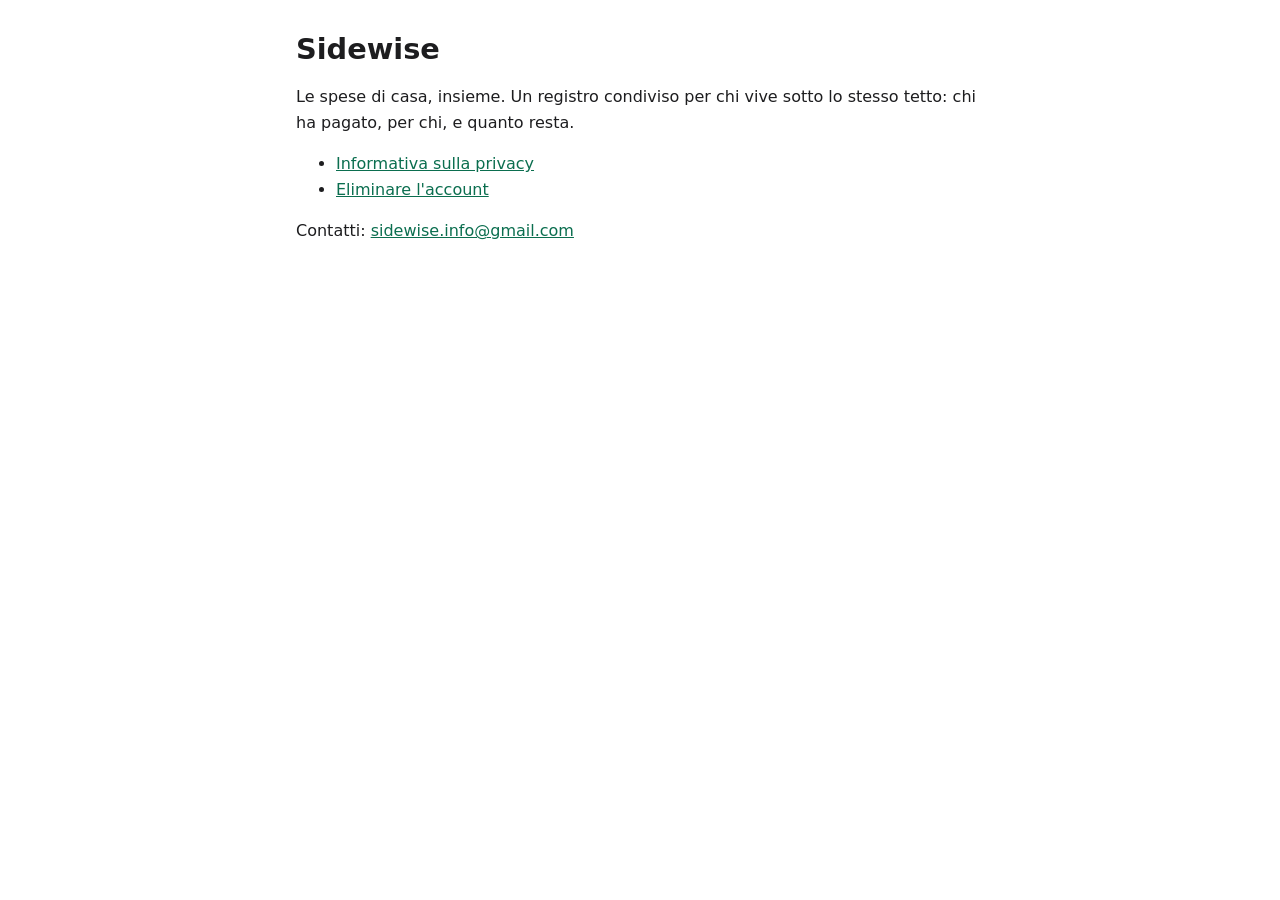
<file: index.html>
<!doctype html>
<html lang="it">
<head>
<meta charset="utf-8">
<meta name="viewport" content="width=device-width, initial-scale=1">
<title>Sidewise</title>
<link rel="stylesheet" href="style.css">
</head>
<body>
<main>
<h1>Sidewise</h1>
<p>Le spese di casa, insieme. Un registro condiviso per chi vive sotto lo stesso tetto: chi ha pagato, per chi, e quanto resta.</p>
<ul>
<li><a href="privacy.html">Informativa sulla privacy</a></li>
<li><a href="delete-account.html">Eliminare l'account</a></li>
</ul>
<p>Contatti: <a href="mailto:sidewise.info@gmail.com">sidewise.info@gmail.com</a></p>
</main>
</body>
</html>
</file>
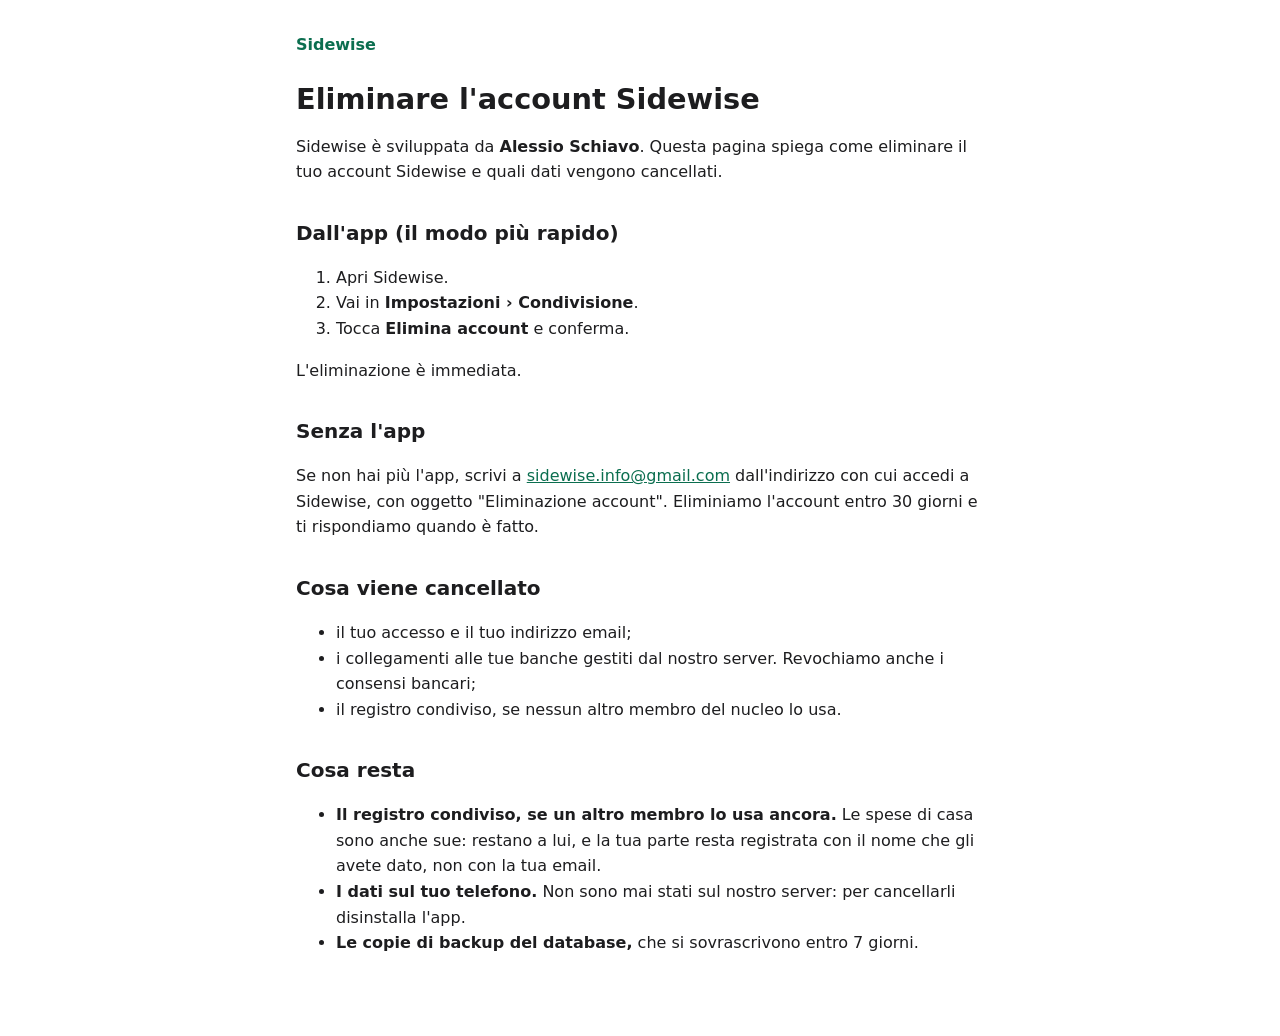
<file: delete-account.html>
<!doctype html>
<html lang="it">
<head>
<meta charset="utf-8">
<meta name="viewport" content="width=device-width, initial-scale=1">
<title>Sidewise · Eliminare l'account</title>
<link rel="stylesheet" href="style.css">
</head>
<body>
<main>
<p class="brand"><a href="index.html">Sidewise</a></p>
<h1>Eliminare l'account Sidewise</h1>
<p>Sidewise è sviluppata da <strong>Alessio Schiavo</strong>. Questa pagina spiega come eliminare il tuo account Sidewise e quali dati vengono cancellati.</p>

<h2>Dall'app (il modo più rapido)</h2>
<ol>
<li>Apri Sidewise.</li>
<li>Vai in <strong>Impostazioni › Condivisione</strong>.</li>
<li>Tocca <strong>Elimina account</strong> e conferma.</li>
</ol>
<p>L'eliminazione è immediata.</p>

<h2>Senza l'app</h2>
<p>Se non hai più l'app, scrivi a <a href="mailto:sidewise.info@gmail.com?subject=Eliminazione%20account">sidewise.info@gmail.com</a> dall'indirizzo con cui accedi a Sidewise, con oggetto "Eliminazione account". Eliminiamo l'account entro 30 giorni e ti rispondiamo quando è fatto.</p>

<h2>Cosa viene cancellato</h2>
<ul>
<li>il tuo accesso e il tuo indirizzo email;</li>
<li>i collegamenti alle tue banche gestiti dal nostro server. Revochiamo anche i consensi bancari;</li>
<li>il registro condiviso, se nessun altro membro del nucleo lo usa.</li>
</ul>

<h2>Cosa resta</h2>
<ul>
<li><strong>Il registro condiviso, se un altro membro lo usa ancora.</strong> Le spese di casa sono anche sue: restano a lui, e la tua parte resta registrata con il nome che gli avete dato, non con la tua email.</li>
<li><strong>I dati sul tuo telefono.</strong> Non sono mai stati sul nostro server: per cancellarli disinstalla l'app.</li>
<li><strong>Le copie di backup del database,</strong> che si sovrascrivono entro 7 giorni.</li>
</ul>
</main>
</body>
</html>
</file>
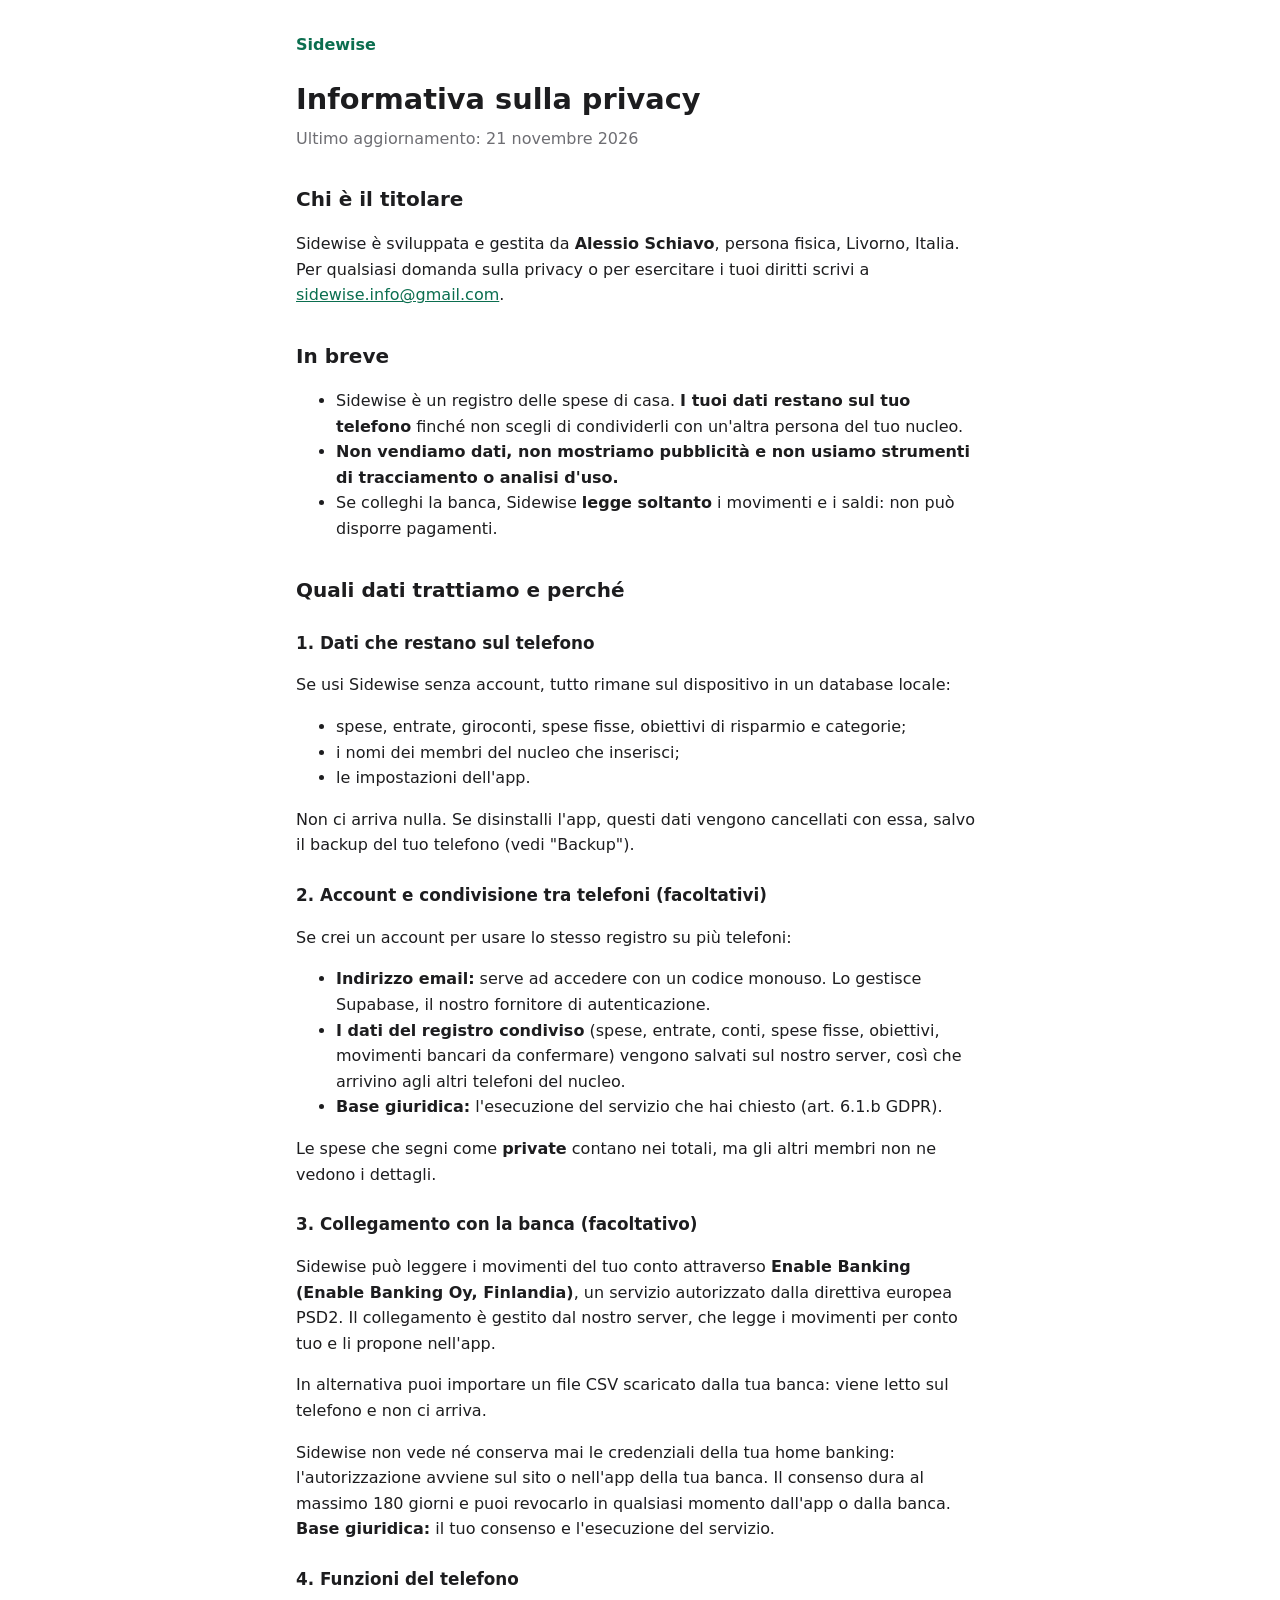
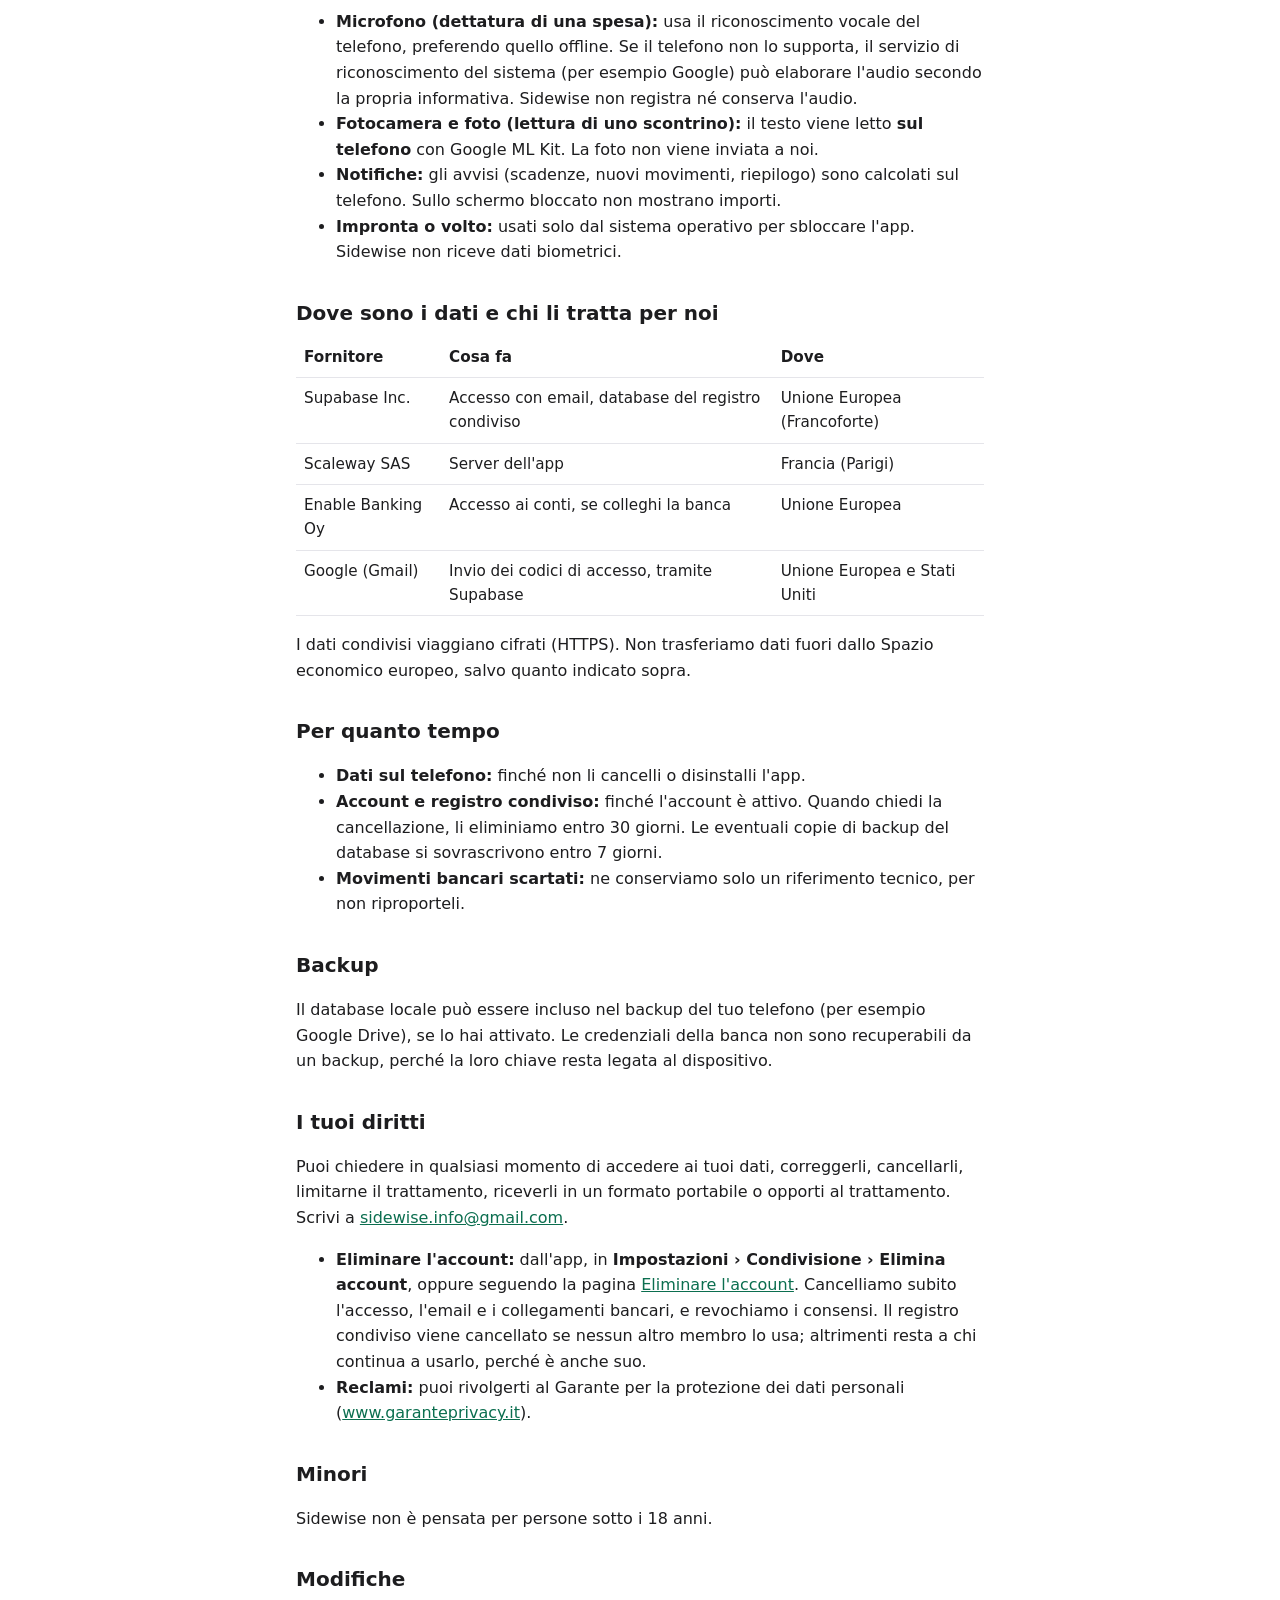
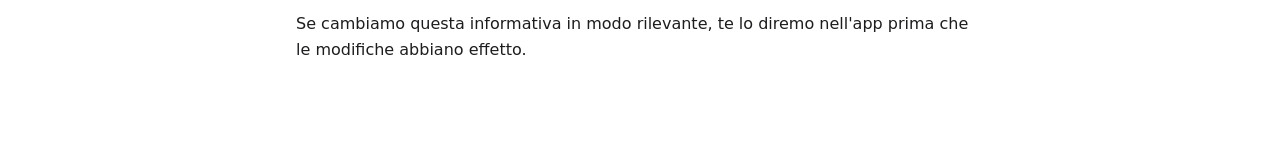
<file: privacy.html>
<!doctype html>
<html lang="it">
<head>
<meta charset="utf-8">
<meta name="viewport" content="width=device-width, initial-scale=1">
<title>Sidewise · Informativa sulla privacy</title>
<link rel="stylesheet" href="style.css">
</head>
<body>
<main>
<p class="brand"><a href="index.html">Sidewise</a></p>
<h1>Informativa sulla privacy</h1>
<p class="meta">Ultimo aggiornamento: 21 novembre 2026</p>

<h2>Chi è il titolare</h2>
<p>Sidewise è sviluppata e gestita da <strong>Alessio Schiavo</strong>, persona fisica, Livorno, Italia.
Per qualsiasi domanda sulla privacy o per esercitare i tuoi diritti scrivi a
<a href="mailto:sidewise.info@gmail.com">sidewise.info@gmail.com</a>.</p>

<h2>In breve</h2>
<ul>
<li>Sidewise è un registro delle spese di casa. <strong>I tuoi dati restano sul tuo telefono</strong> finché non scegli di condividerli con un'altra persona del tuo nucleo.</li>
<li><strong>Non vendiamo dati, non mostriamo pubblicità e non usiamo strumenti di tracciamento o analisi d'uso.</strong></li>
<li>Se colleghi la banca, Sidewise <strong>legge soltanto</strong> i movimenti e i saldi: non può disporre pagamenti.</li>
</ul>

<h2>Quali dati trattiamo e perché</h2>
<h3>1. Dati che restano sul telefono</h3>
<p>Se usi Sidewise senza account, tutto rimane sul dispositivo in un database locale:</p>
<ul>
<li>spese, entrate, giroconti, spese fisse, obiettivi di risparmio e categorie;</li>
<li>i nomi dei membri del nucleo che inserisci;</li>
<li>le impostazioni dell'app.</li>
</ul>
<p>Non ci arriva nulla. Se disinstalli l'app, questi dati vengono cancellati con essa, salvo il backup del tuo telefono (vedi "Backup").</p>

<h3>2. Account e condivisione tra telefoni (facoltativi)</h3>
<p>Se crei un account per usare lo stesso registro su più telefoni:</p>
<ul>
<li><strong>Indirizzo email:</strong> serve ad accedere con un codice monouso. Lo gestisce Supabase, il nostro fornitore di autenticazione.</li>
<li><strong>I dati del registro condiviso</strong> (spese, entrate, conti, spese fisse, obiettivi, movimenti bancari da confermare) vengono salvati sul nostro server, così che arrivino agli altri telefoni del nucleo.</li>
<li><strong>Base giuridica:</strong> l'esecuzione del servizio che hai chiesto (art. 6.1.b GDPR).</li>
</ul>
<p>Le spese che segni come <strong>private</strong> contano nei totali, ma gli altri membri non ne vedono i dettagli.</p>

<h3>3. Collegamento con la banca (facoltativo)</h3>
<p>Sidewise può leggere i movimenti del tuo conto attraverso <strong>Enable Banking (Enable Banking Oy, Finlandia)</strong>, un servizio autorizzato dalla direttiva europea PSD2. Il collegamento è gestito dal nostro server, che legge i movimenti per conto tuo e li propone nell'app.</p>
<p>In alternativa puoi importare un file CSV scaricato dalla tua banca: viene letto sul telefono e non ci arriva.</p>
<p>Sidewise non vede né conserva mai le credenziali della tua home banking: l'autorizzazione avviene sul sito o nell'app della tua banca. Il consenso dura al massimo 180 giorni e puoi revocarlo in qualsiasi momento dall'app o dalla banca.
<strong>Base giuridica:</strong> il tuo consenso e l'esecuzione del servizio.</p>

<h3>4. Funzioni del telefono</h3>
<ul>
<li><strong>Microfono (dettatura di una spesa):</strong> usa il riconoscimento vocale del telefono, preferendo quello offline. Se il telefono non lo supporta, il servizio di riconoscimento del sistema (per esempio Google) può elaborare l'audio secondo la propria informativa. Sidewise non registra né conserva l'audio.</li>
<li><strong>Fotocamera e foto (lettura di uno scontrino):</strong> il testo viene letto <strong>sul telefono</strong> con Google ML Kit. La foto non viene inviata a noi.</li>
<li><strong>Notifiche:</strong> gli avvisi (scadenze, nuovi movimenti, riepilogo) sono calcolati sul telefono. Sullo schermo bloccato non mostrano importi.</li>
<li><strong>Impronta o volto:</strong> usati solo dal sistema operativo per sbloccare l'app. Sidewise non riceve dati biometrici.</li>
</ul>

<h2>Dove sono i dati e chi li tratta per noi</h2>
<div class="table">
<table>
<thead><tr><th>Fornitore</th><th>Cosa fa</th><th>Dove</th></tr></thead>
<tbody>
<tr><td>Supabase Inc.</td><td>Accesso con email, database del registro condiviso</td><td>Unione Europea (Francoforte)</td></tr>
<tr><td>Scaleway SAS</td><td>Server dell'app</td><td>Francia (Parigi)</td></tr>
<tr><td>Enable Banking Oy</td><td>Accesso ai conti, se colleghi la banca</td><td>Unione Europea</td></tr>
<tr><td>Google (Gmail)</td><td>Invio dei codici di accesso, tramite Supabase</td><td>Unione Europea e Stati Uniti</td></tr>
</tbody>
</table>
</div>
<p>I dati condivisi viaggiano cifrati (HTTPS). Non trasferiamo dati fuori dallo Spazio economico europeo, salvo quanto indicato sopra.</p>

<h2>Per quanto tempo</h2>
<ul>
<li><strong>Dati sul telefono:</strong> finché non li cancelli o disinstalli l'app.</li>
<li><strong>Account e registro condiviso:</strong> finché l'account è attivo. Quando chiedi la cancellazione, li eliminiamo entro 30 giorni. Le eventuali copie di backup del database si sovrascrivono entro 7 giorni.</li>
<li><strong>Movimenti bancari scartati:</strong> ne conserviamo solo un riferimento tecnico, per non riproporteli.</li>
</ul>

<h2>Backup</h2>
<p>Il database locale può essere incluso nel backup del tuo telefono (per esempio Google Drive), se lo hai attivato. Le credenziali della banca non sono recuperabili da un backup, perché la loro chiave resta legata al dispositivo.</p>

<h2>I tuoi diritti</h2>
<p>Puoi chiedere in qualsiasi momento di accedere ai tuoi dati, correggerli, cancellarli, limitarne il trattamento, riceverli in un formato portabile o opporti al trattamento. Scrivi a <a href="mailto:sidewise.info@gmail.com">sidewise.info@gmail.com</a>.</p>
<ul>
<li><strong>Eliminare l'account:</strong> dall'app, in <strong>Impostazioni › Condivisione › Elimina account</strong>, oppure seguendo la pagina <a href="delete-account.html">Eliminare l'account</a>. Cancelliamo subito l'accesso, l'email e i collegamenti bancari, e revochiamo i consensi. Il registro condiviso viene cancellato se nessun altro membro lo usa; altrimenti resta a chi continua a usarlo, perché è anche suo.</li>
<li><strong>Reclami:</strong> puoi rivolgerti al Garante per la protezione dei dati personali (<a href="https://www.garanteprivacy.it">www.garanteprivacy.it</a>).</li>
</ul>

<h2>Minori</h2>
<p>Sidewise non è pensata per persone sotto i 18 anni.</p>

<h2>Modifiche</h2>
<p>Se cambiamo questa informativa in modo rilevante, te lo diremo nell'app prima che le modifiche abbiano effetto.</p>
</main>
</body>
</html>
</file>
<file: style.css>
:root { --bg: #ffffff; --fg: #1d1d1f; --muted: #6e6e73; --line: #e5e5ea; --link: #0b6e4f; }
@media (prefers-color-scheme: dark) {
  :root { --bg: #121214; --fg: #f2f2f7; --muted: #a1a1a6; --line: #2c2c2e; --link: #5ed3a6; }
}
* { box-sizing: border-box; }
body { margin: 0; background: var(--bg); color: var(--fg); font: 16px/1.6 system-ui, -apple-system, "Segoe UI", Roboto, sans-serif; }
main { max-width: 720px; margin: 0 auto; padding: 32px 16px 64px; }
h1 { font-size: 1.8rem; line-height: 1.25; margin: 0 0 8px; }
h2 { font-size: 1.25rem; margin: 32px 0 8px; }
h3 { font-size: 1.05rem; margin: 24px 0 4px; }
a { color: var(--link); }
.brand { margin: 0 0 24px; font-weight: 600; }
.brand a { text-decoration: none; }
.meta { color: var(--muted); margin-top: 0; }
.table { overflow-x: auto; }
table { border-collapse: collapse; width: 100%; font-size: .95rem; }
th, td { text-align: left; padding: 8px; border-bottom: 1px solid var(--line); vertical-align: top; }
</file>
